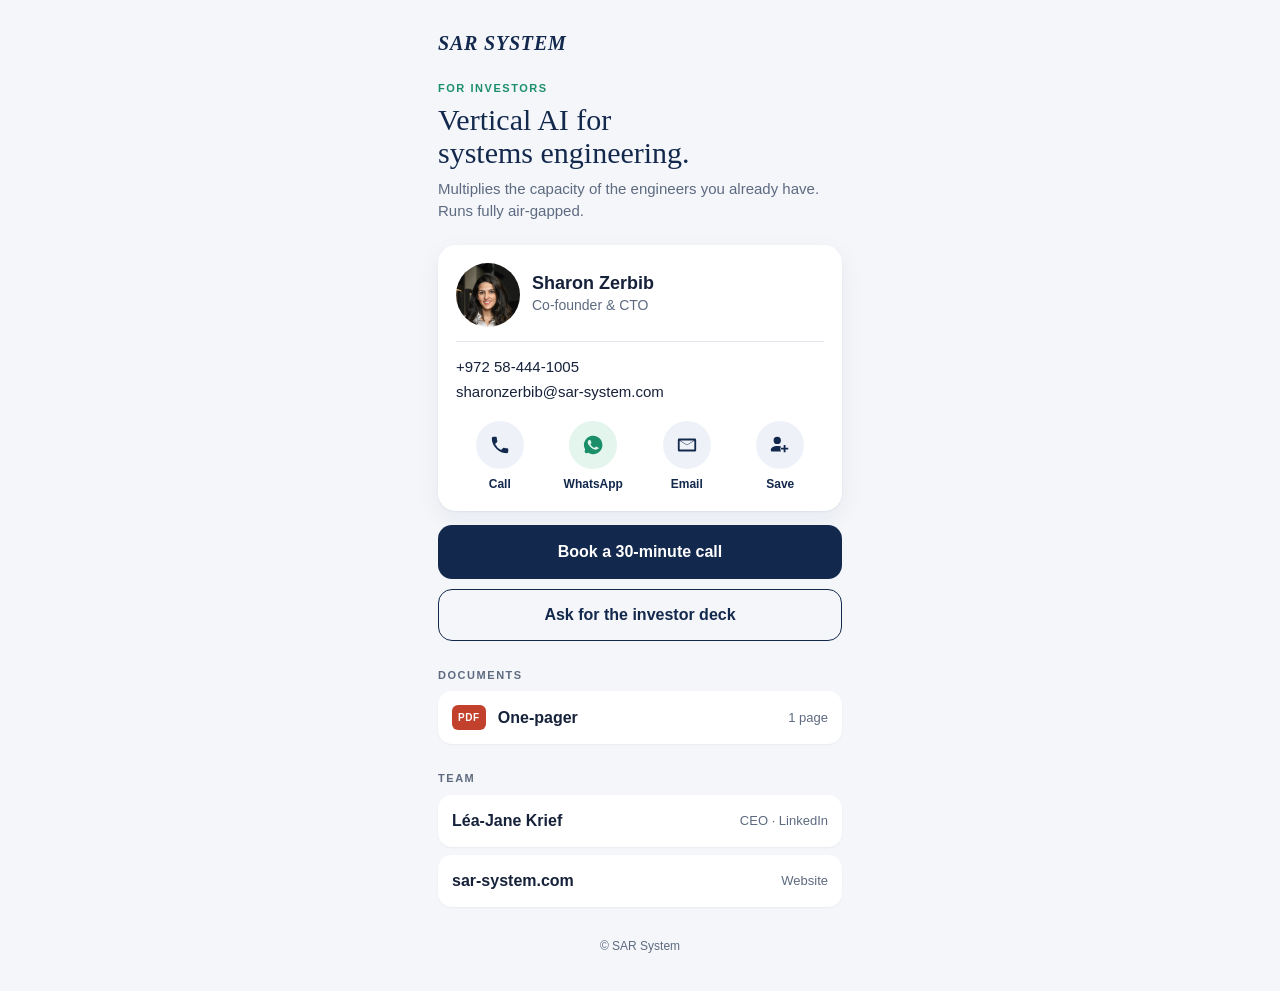
<file: invest/index.html>
<!doctype html>
<html lang="en">
<head>
  <meta charset="utf-8">
  <meta name="viewport" content="width=device-width, initial-scale=1">
  <title>SAR System — Investors</title>
  <meta name="robots" content="noindex">
  <link rel="stylesheet" href="../assets/style.css">
</head>
<body>
<main>
  <div class="brand">SAR System</div>
  <p class="eyebrow">For investors</p>
  <h1>Vertical AI for systems engineering.</h1>
  <p class="lead">Multiplies the capacity of the engineers you already have. Runs fully air-gapped.</p>

  <section class="me">
    <div class="who">
      <img class="avatar" src="../assets/sharon-zerbib-v2-2026-11-24.jpg" alt="Sharon Zerbib" width="64" height="64">
      <div><div class="name">Sharon Zerbib</div><div class="role">Co-founder &amp; CTO</div></div>
    </div>
    <div class="lines">
      <a href="tel:+972584441005">+972 58-444-1005</a>
      <a href="mailto:sharonzerbib@sar-system.com">sharonzerbib@sar-system.com</a>
    </div>
    <nav class="acts">
      <a href="tel:+972584441005"><svg viewBox="0 0 24 24" aria-hidden="true"><path d="M6.6 10.8a15.1 15.1 0 0 0 6.6 6.6l2.2-2.2c.3-.3.7-.4 1-.2 1.1.4 2.3.6 3.6.6.6 0 1 .4 1 1V20c0 .6-.4 1-1 1A17 17 0 0 1 3 4c0-.6.4-1 1-1h3.5c.6 0 1 .4 1 1 0 1.3.2 2.5.6 3.6.1.3 0 .7-.2 1z"/></svg><span>Call</span></a>
      <a href="https://wa.me/972584441005?text=Hi%20Sharon%2C%20we%20met%20at%20DefenseTech%20Week" target="_blank" rel="noopener"><svg viewBox="0 0 24 24" aria-hidden="true"><path d="M12 2a10 10 0 0 0-8.6 15l-1.3 4.8 4.9-1.3A10 10 0 1 0 12 2zm5.2 13.8c-.2.6-1.3 1.2-1.8 1.2-.5.1-1 .2-3.3-.7-2.8-1.1-4.5-4-4.7-4.2-.1-.2-1.1-1.5-1.1-2.9s.7-2.1 1-2.4c.3-.3.6-.3.8-.3h.6c.2 0 .4 0 .6.5l.9 2.1c.1.2.1.4 0 .6l-.4.6-.4.5c-.1.2-.3.3-.1.6.2.3.8 1.3 1.7 2.1 1.2 1 2.1 1.4 2.4 1.5.3.1.5.1.6-.1l.9-1c.2-.3.4-.2.7-.1l2 1c.3.1.5.2.5.3.1.2.1.7-.1 1.2z"/></svg><span>WhatsApp</span></a>
      <a href="mailto:sharonzerbib@sar-system.com?subject=SAR%20System"><svg viewBox="0 0 24 24" aria-hidden="true"><path d="M3 5h18c.6 0 1 .4 1 1v12c0 .6-.4 1-1 1H3a1 1 0 0 1-1-1V6c0-.6.4-1 1-1zm9 7.2L4 7.3V17h16V7.3l-8 4.9zM4.6 7l7.4 4.6L19.4 7H4.6z"/></svg><span>Email</span></a>
      <a href="../sharon-zerbib.vcf"><svg viewBox="0 0 24 24" aria-hidden="true"><path d="M9 11a4 4 0 1 0 0-8 4 4 0 0 0 0 8zm0 2c-3.3 0-7 1.6-7 4v2h11.1A6 6 0 0 1 13 13.4 11 11 0 0 0 9 13zm9-1v3h3v2h-3v3h-2v-3h-3v-2h3v-3h2z"/></svg><span>Save</span></a>
    </nav>
  </section>

  <a class="cta" href="https://calendly.com/sharon-sarsystem/30min" target="_blank" rel="noopener">Book a 30-minute call</a>
  <a class="cta2" target="_blank" rel="noopener" href="https://wa.me/972584441005?text=Hi%20Sharon%2C%20could%20you%20send%20me%20the%20SAR%20System%20investor%20deck%3F">Ask for the investor deck</a>

  <section class="block">
    <h2>Documents</h2>
    <a class="doc" href="../docs/SAR-one-pager-public-v8-2026-11-24.pdf" target="_blank" rel="noopener"><span class="pdf">PDF</span><span class="dt">One-pager</span><span class="dm">1 page</span></a>
  </section>

  <section class="block">
    <h2>Team</h2>
    <a class="row" href="https://www.linkedin.com/in/l%C3%A9a-jane-krief-2a06301b6/" target="_blank" rel="noopener"><span>Léa-Jane Krief</span><span class="rm">CEO · LinkedIn</span></a>
    <a class="row" href="https://sar-system.com/?lang=en" target="_blank" rel="noopener"><span>sar-system.com</span><span class="rm">Website</span></a>
  </section>

  <footer>© SAR System</footer>
</main>
</body>
</html>
</file>
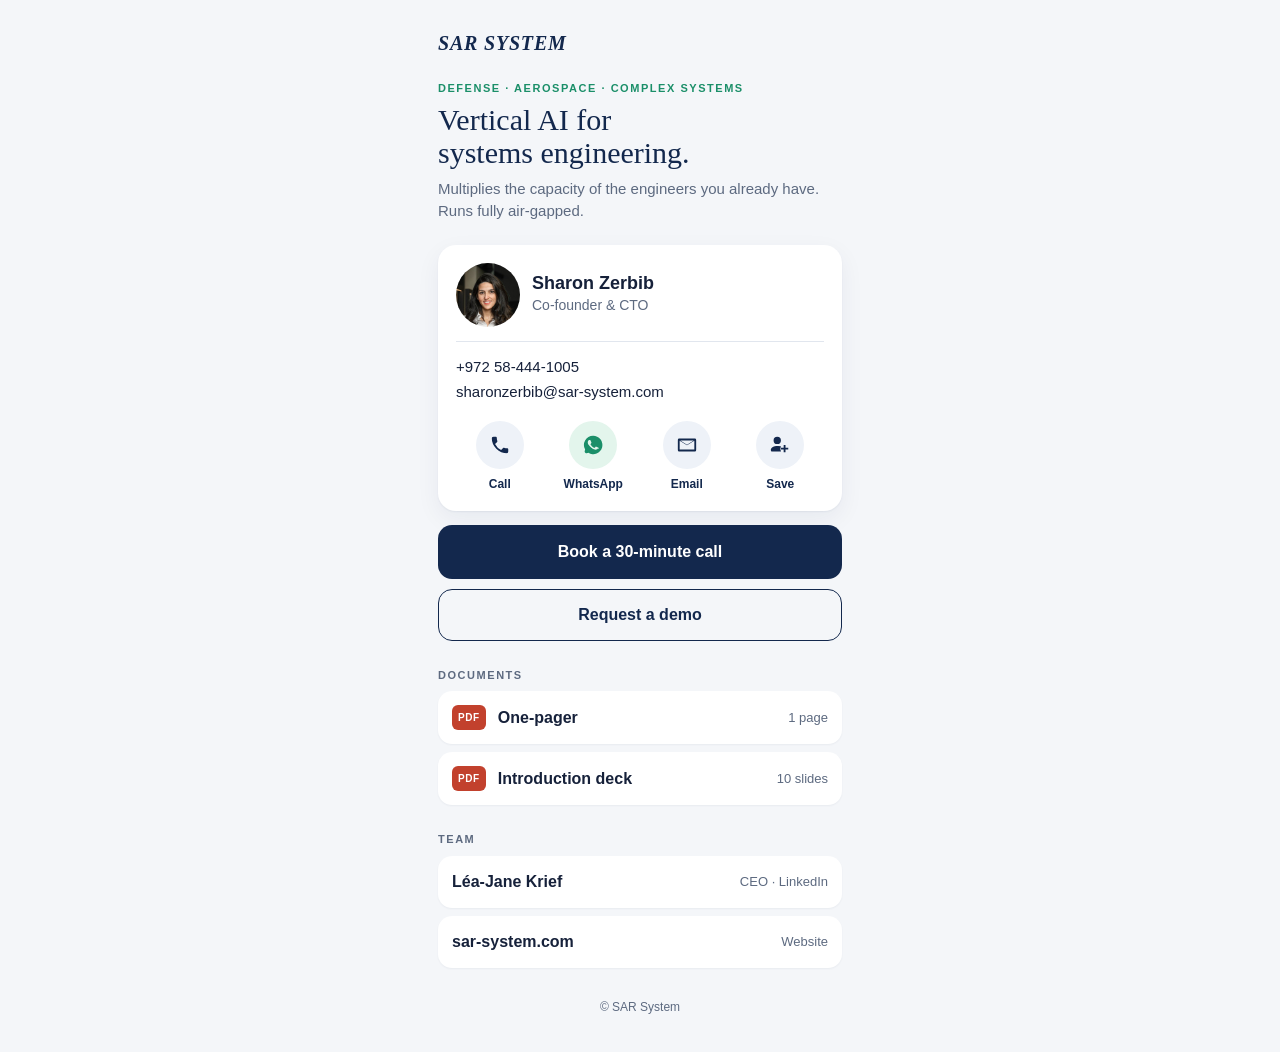
<file: tlv/index.html>
<!doctype html>
<html lang="en">
<head>
  <meta charset="utf-8">
  <meta name="viewport" content="width=device-width, initial-scale=1">
  <title>SAR System</title>
  <meta name="robots" content="noindex">
  <link rel="stylesheet" href="../assets/style.css">
</head>
<body>
<main>
  <div class="brand">SAR System</div>
  <p class="eyebrow">Defense · Aerospace · Complex systems</p>
  <h1>Vertical AI for systems engineering.</h1>
  <p class="lead">Multiplies the capacity of the engineers you already have. Runs fully air-gapped.</p>

  <section class="me">
    <div class="who">
      <img class="avatar" src="../assets/sharon-zerbib-v2-2026-11-24.jpg" alt="Sharon Zerbib" width="64" height="64">
      <div><div class="name">Sharon Zerbib</div><div class="role">Co-founder &amp; CTO</div></div>
    </div>
    <div class="lines">
      <a href="tel:+972584441005">+972 58-444-1005</a>
      <a href="mailto:sharonzerbib@sar-system.com">sharonzerbib@sar-system.com</a>
    </div>
    <nav class="acts">
      <a href="tel:+972584441005"><svg viewBox="0 0 24 24" aria-hidden="true"><path d="M6.6 10.8a15.1 15.1 0 0 0 6.6 6.6l2.2-2.2c.3-.3.7-.4 1-.2 1.1.4 2.3.6 3.6.6.6 0 1 .4 1 1V20c0 .6-.4 1-1 1A17 17 0 0 1 3 4c0-.6.4-1 1-1h3.5c.6 0 1 .4 1 1 0 1.3.2 2.5.6 3.6.1.3 0 .7-.2 1z"/></svg><span>Call</span></a>
      <a href="https://wa.me/972584441005?text=Hi%20Sharon%2C%20we%20met%20at%20DefenseTech%20Week" target="_blank" rel="noopener"><svg viewBox="0 0 24 24" aria-hidden="true"><path d="M12 2a10 10 0 0 0-8.6 15l-1.3 4.8 4.9-1.3A10 10 0 1 0 12 2zm5.2 13.8c-.2.6-1.3 1.2-1.8 1.2-.5.1-1 .2-3.3-.7-2.8-1.1-4.5-4-4.7-4.2-.1-.2-1.1-1.5-1.1-2.9s.7-2.1 1-2.4c.3-.3.6-.3.8-.3h.6c.2 0 .4 0 .6.5l.9 2.1c.1.2.1.4 0 .6l-.4.6-.4.5c-.1.2-.3.3-.1.6.2.3.8 1.3 1.7 2.1 1.2 1 2.1 1.4 2.4 1.5.3.1.5.1.6-.1l.9-1c.2-.3.4-.2.7-.1l2 1c.3.1.5.2.5.3.1.2.1.7-.1 1.2z"/></svg><span>WhatsApp</span></a>
      <a href="mailto:sharonzerbib@sar-system.com?subject=SAR%20System"><svg viewBox="0 0 24 24" aria-hidden="true"><path d="M3 5h18c.6 0 1 .4 1 1v12c0 .6-.4 1-1 1H3a1 1 0 0 1-1-1V6c0-.6.4-1 1-1zm9 7.2L4 7.3V17h16V7.3l-8 4.9zM4.6 7l7.4 4.6L19.4 7H4.6z"/></svg><span>Email</span></a>
      <a href="../sharon-zerbib.vcf"><svg viewBox="0 0 24 24" aria-hidden="true"><path d="M9 11a4 4 0 1 0 0-8 4 4 0 0 0 0 8zm0 2c-3.3 0-7 1.6-7 4v2h11.1A6 6 0 0 1 13 13.4 11 11 0 0 0 9 13zm9-1v3h3v2h-3v3h-2v-3h-3v-2h3v-3h2z"/></svg><span>Save</span></a>
    </nav>
  </section>

  <a class="cta" href="https://calendly.com/sharon-sarsystem/30min" target="_blank" rel="noopener">Book a 30-minute call</a>
  <a class="cta2" href="mailto:sharonzerbib@sar-system.com?subject=SAR%20System%20%E2%80%94%20Demo%20request">Request a demo</a>

  <section class="block">
    <h2>Documents</h2>
    <a class="doc" href="../docs/SAR-one-pager-public-v8-2026-11-24.pdf" target="_blank" rel="noopener"><span class="pdf">PDF</span><span class="dt">One-pager</span><span class="dm">1 page</span></a><a class="doc" href="../docs/SAR_System_Introduction_v3_2026-10-23.pdf" target="_blank" rel="noopener"><span class="pdf">PDF</span><span class="dt">Introduction deck</span><span class="dm">10 slides</span></a>
  </section>

  <section class="block">
    <h2>Team</h2>
    <a class="row" href="https://www.linkedin.com/in/l%C3%A9a-jane-krief-2a06301b6/" target="_blank" rel="noopener"><span>Léa-Jane Krief</span><span class="rm">CEO · LinkedIn</span></a>
    <a class="row" href="https://sar-system.com/?lang=en" target="_blank" rel="noopener"><span>sar-system.com</span><span class="rm">Website</span></a>
  </section>

  <footer>© SAR System</footer>
</main>
</body>
</html>
</file>
<file: assets/style.css>
:root {
  --navy: #13284d;
  --navy-2: #1d3a6b;
  --ink: #16213a;
  --muted: #5d6a80;
  --green: #1b8f69;
  --line: #e1e6ee;
  --bg: #f4f6f9;
  --card: #ffffff;
  --chip: #eef2f8;
}
* { box-sizing: border-box; }
html, body { margin: 0; }
body {
  background: var(--bg);
  color: var(--ink);
  font: 16px/1.5 -apple-system, BlinkMacSystemFont, "Segoe UI", Roboto, Helvetica, Arial, sans-serif;
  -webkit-font-smoothing: antialiased;
}
main { max-width: 440px; margin: 0 auto; padding: 28px 18px 36px; }
a { -webkit-tap-highlight-color: transparent; }

.brand {
  font-family: Georgia, "Times New Roman", serif; font-style: italic; font-weight: 700;
  letter-spacing: .04em; text-transform: uppercase; color: var(--navy); font-size: 20px;
}
.eyebrow {
  margin: 22px 0 6px; color: var(--green);
  font-size: 11px; font-weight: 700; letter-spacing: .14em; text-transform: uppercase;
}
h1 {
  margin: 0 0 8px; color: var(--navy);
  font-family: Georgia, "Times New Roman", serif; font-weight: 400;
  font-size: 30px; line-height: 1.12; text-wrap: balance;
}
.lead { margin: 0 0 22px; color: var(--muted); font-size: 15px; }

/* profile card */
.me {
  background: var(--card); border-radius: 18px; padding: 18px;
  box-shadow: 0 1px 2px rgba(19,40,77,.06), 0 8px 24px rgba(19,40,77,.06);
}
.who { display: flex; align-items: center; gap: 12px; }
.avatar {
  width: 64px; height: 64px; border-radius: 50%; flex: 0 0 auto;
  object-fit: cover; background: var(--chip);
}
.name { font-weight: 700; font-size: 18px; line-height: 1.2; }
.role { color: var(--muted); font-size: 14px; }
.lines { display: flex; flex-direction: column; margin: 14px 0 16px; padding-top: 12px; border-top: 1px solid var(--line); }
.lines a { color: var(--ink); text-decoration: none; font-size: 15px; line-height: 1.7; }
.acts { display: grid; grid-template-columns: repeat(4, 1fr); gap: 6px; }
.acts a {
  display: flex; flex-direction: column; align-items: center; gap: 6px;
  text-decoration: none; color: var(--navy); font-size: 12px; font-weight: 600;
}
.acts svg {
  width: 48px; height: 48px; padding: 13px; border-radius: 50%;
  background: var(--chip); fill: var(--navy);
}
.acts a:nth-child(2) svg { background: #e3f5ec; fill: #1b8f69; }

/* actions */
.cta, .cta2 {
  display: block; text-align: center; text-decoration: none; font-weight: 700;
  border-radius: 14px; padding: 15px 16px; margin-top: 14px; font-size: 16px;
}
.cta { background: var(--navy); color: #fff; }
.cta2 { background: transparent; color: var(--navy); border: 1.5px solid var(--navy); padding: 13px 16px; margin-top: 10px; }

/* lists */
.block { margin-top: 26px; }
h2 { font-size: 11px; letter-spacing: .14em; text-transform: uppercase; color: var(--muted); margin: 0 0 8px; }
.doc, .row {
  display: flex; align-items: center; gap: 12px; text-decoration: none; color: var(--ink);
  background: var(--card); border-radius: 14px; padding: 14px; margin-top: 8px;
  box-shadow: 0 1px 2px rgba(19,40,77,.05);
}
.pdf {
  font-size: 10px; font-weight: 800; letter-spacing: .06em; color: #fff; background: #c2412d;
  border-radius: 6px; padding: 5px 6px;
}
.dt { font-weight: 600; flex: 1; }
.dm, .rm { color: var(--muted); font-size: 13px; }
.row span:first-child { font-weight: 600; flex: 1; }

footer { text-align: center; color: var(--muted); font-size: 12px; margin-top: 30px; }
:focus-visible { outline: 2px solid var(--green); outline-offset: 2px; }
.acts a span{text-align:center;white-space:nowrap}
</file>
